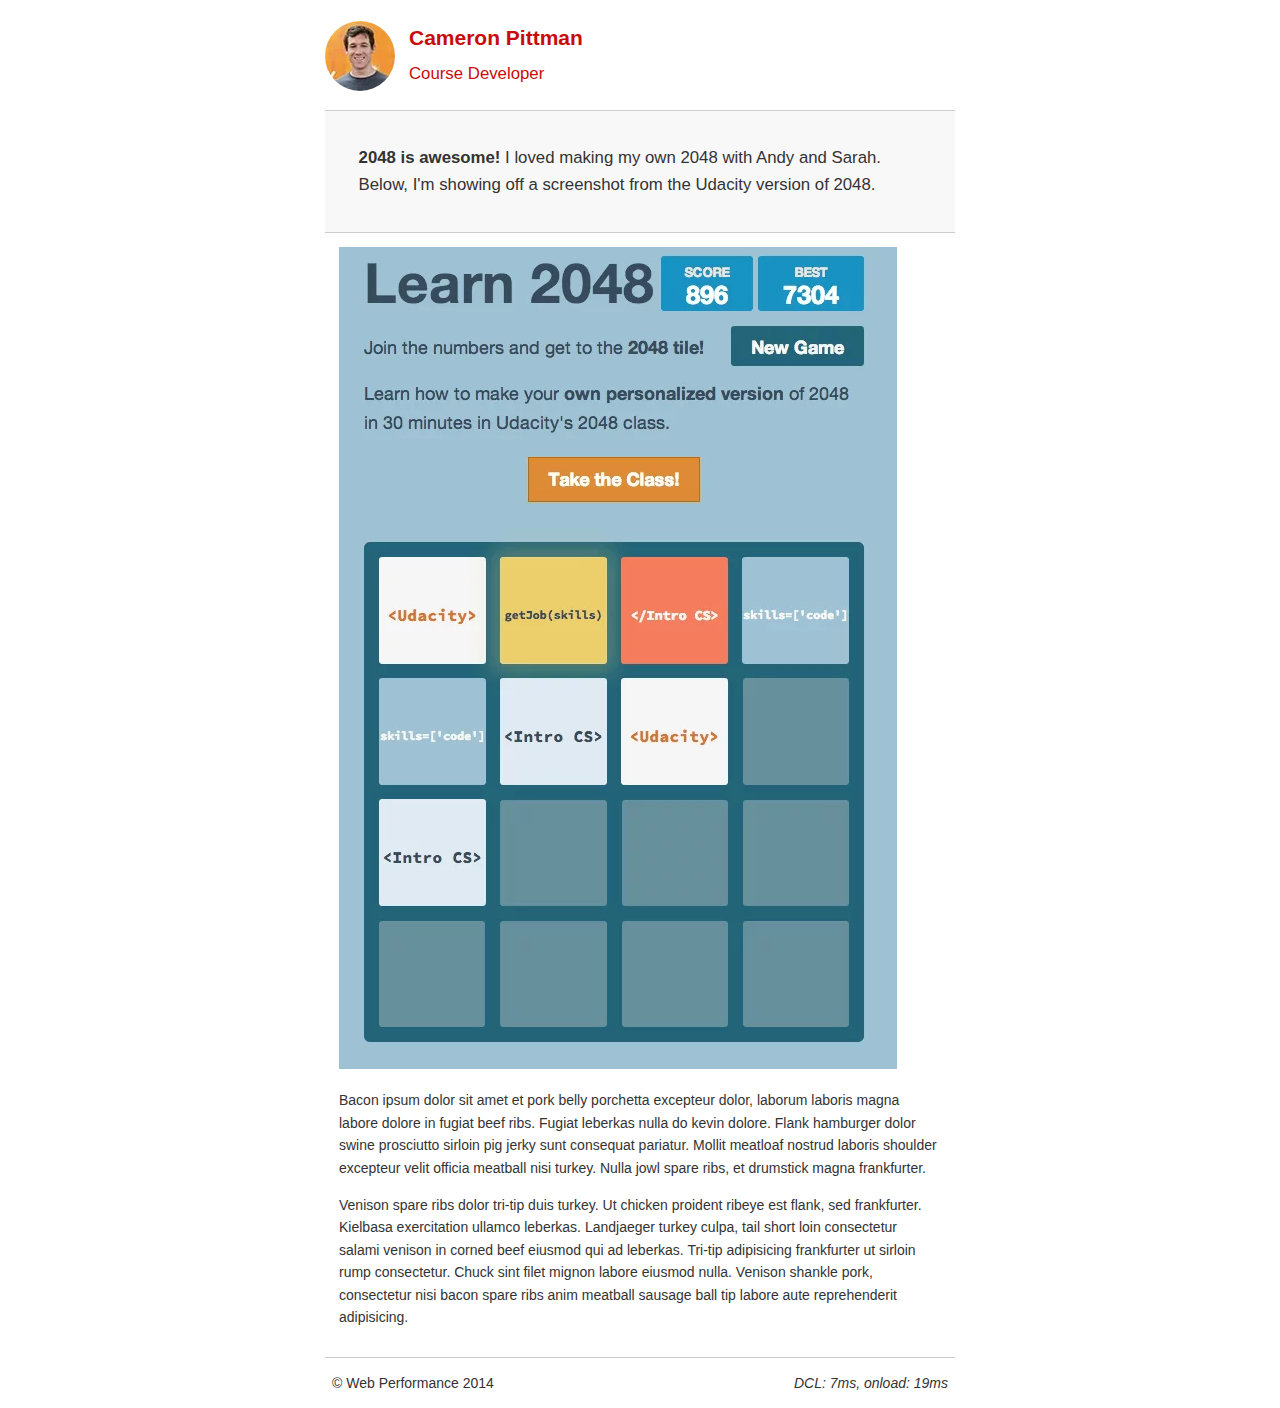
<file: project-2048.html>
<!DOCTYPE html>
<html lang="en">
  <head>
    <meta charset="utf-8">
    <meta name="viewport" content="width=device-width, initial-scale=1">
    <meta name="description" content=" FILL ME IN ">
    <meta name="author" content=" FILL ME IN ">
    <title>Cameron Pittman: Portfolio</title>

    <!-- Hmm, what is the impact of web fonts on speed? Measure it... -->
    <!-- <link href="//fonts.googleapis.com/css?family=Open+Sans:400,700" rel="stylesheet"> -->

    <link href="css/style.css" rel="stylesheet">
	<link href="css/style_media480.css" rel="stylesheet" media="only screen and (max-width: 480px)">
    <link href="css/print.css" rel="stylesheet" media="print">

    <script>
      (function(w,g){w['GoogleAnalyticsObject']=g;
      w[g]=w[g]||function(){(w[g].q=w[g].q||[]).push(arguments)};w[g].l=1*new Date();})(window,'ga');

      // TODO: replace with your Google Analytics profile ID.
      ga('create', 'UA-XXXX-Y');
      ga('send', 'pageview');
    </script>
    <script async src="//www.google-analytics.com/analytics.js"></script>
    <script async src="js/perfmatters.js"></script>
  </head>

  <body>
    <header>
      <a href="/"><img src="img/profilepic-min.webp"></a>
      <p>Cameron Pittman<br><span>Course Developer</span></p>
    </header>

    <div class="container">
      <div class="hero">
        <strong>2048 is awesome!</strong> I loved making my own 2048 with Andy and Sarah. Below, I'm showing off a screenshot from the Udacity version of 2048.
      </div>

      <div class="content">

        <img src="img/2048-min.webp" class="img-responsive">

        <p>Bacon ipsum dolor sit amet et pork belly porchetta excepteur dolor, laborum laboris magna labore dolore in fugiat beef ribs. Fugiat leberkas nulla do kevin dolore. Flank hamburger dolor swine prosciutto sirloin pig jerky sunt consequat pariatur. Mollit meatloaf nostrud laboris shoulder excepteur velit officia meatball nisi turkey. Nulla jowl spare ribs, et drumstick magna frankfurter.</p>

        <p>Venison spare ribs dolor tri-tip duis turkey. Ut chicken proident ribeye est flank, sed frankfurter. Kielbasa exercitation ullamco leberkas. Landjaeger turkey culpa, tail short loin consectetur salami venison in corned beef eiusmod qui ad leberkas. Tri-tip adipisicing frankfurter ut sirloin rump consectetur. Chuck sint filet mignon labore eiusmod nulla. Venison shankle pork, consectetur nisi bacon spare ribs anim meatball sausage ball tip labore aute reprehenderit adipisicing.</p>

    </div>

    <footer>
      <p>&copy; Web Performance 2014 <span id="crp-stats"></span></p>
    </footer>
  </body>
</html>
</file>
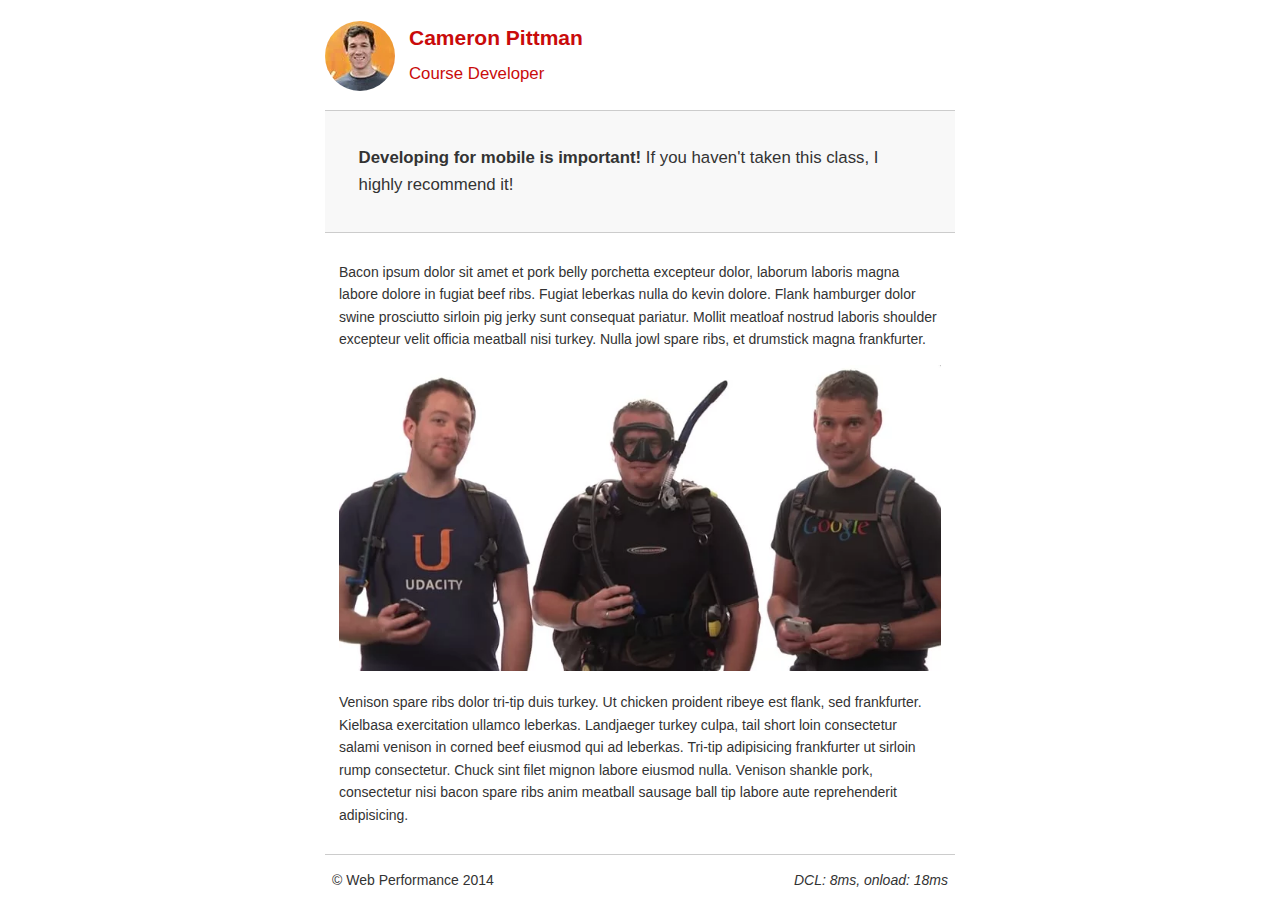
<file: project-mobile.html>
<!DOCTYPE html>
<html lang="en">
  <head>
    <meta charset="utf-8">
    <meta name="viewport" content="width=device-width, initial-scale=1">
    <meta name="description" content=" FILL ME IN ">
    <meta name="author" content=" FILL ME IN ">
    <title>Cameron Pitman: Portfolio</title>

    <!-- Hmm, what is the impact of web fonts on speed? Measure it... -->
    <!-- <link href="//fonts.googleapis.com/css?family=Open+Sans:400,700" rel="stylesheet"> -->

    <link href="css/style.css" rel="stylesheet">
	<link href="css/style_media480.css" rel="stylesheet" media="only screen and (max-width: 480px)">
    <link href="css/print.css" rel="stylesheet" media="print">

    <script>
      (function(w,g){w['GoogleAnalyticsObject']=g;
      w[g]=w[g]||function(){(w[g].q=w[g].q||[]).push(arguments)};w[g].l=1*new Date();})(window,'ga');

      // TODO: replace with your Google Analytics profile ID.
      ga('create', 'UA-XXXX-Y');
      ga('send', 'pageview');
    </script>
    <script src="http://www.google-analytics.com/analytics.js"></script>
    <script async src="js/perfmatters.js"></script>
  </head>

  <body>
    <header>
      <a href="/"><img src="img/profilepic-min.webp"></a>
      <p>Cameron Pittman<br><span>Course Developer</span></p>
    </header>

    <div class="container">
      <div class="hero">
        <strong>Developing for mobile is important!</strong> If you haven't taken this class, I highly recommend it!
      </div>

      <div class="content">
        
        <p>Bacon ipsum dolor sit amet et pork belly porchetta excepteur dolor, laborum laboris magna labore dolore in fugiat beef ribs. Fugiat leberkas nulla do kevin dolore. Flank hamburger dolor swine prosciutto sirloin pig jerky sunt consequat pariatur. Mollit meatloaf nostrud laboris shoulder excepteur velit officia meatball nisi turkey. Nulla jowl spare ribs, et drumstick magna frankfurter.</p>

        <img src="img/mobilewebdev-min.webp">

        <p>Venison spare ribs dolor tri-tip duis turkey. Ut chicken proident ribeye est flank, sed frankfurter. Kielbasa exercitation ullamco leberkas. Landjaeger turkey culpa, tail short loin consectetur salami venison in corned beef eiusmod qui ad leberkas. Tri-tip adipisicing frankfurter ut sirloin rump consectetur. Chuck sint filet mignon labore eiusmod nulla. Venison shankle pork, consectetur nisi bacon spare ribs anim meatball sausage ball tip labore aute reprehenderit adipisicing.</p>

    </div>

    <footer>
      <p>&copy; Web Performance 2014 <span id="crp-stats"></span></p>
    </footer>
  </body>
</html>
</file>
<file: css/style.css>
html {
  font-size: 100%;
  overflow-y: scroll;
  -webkit-tap-highlight-color: rgba(0,0,0,0);
  -ms-text-size-adjust: 100%;
  -webkit-text-size-adjust: none;
}
body { margin: 0; font-size: 14px; line-height: 1.61; font-weight: 400; }
body, button, input, select, textarea { font-family: 'Open Sans', sans-serif; color: #333; }

a { color: #12C; }
a:visited { color: #61C; }
a:focus { outline: thin dotted; }
a:hover, a:active { color: #c00; outline: 0; }

b, strong { font-weight: bold; }
pre, code { font-family: monospace, monospace; font-size: 1em; }
ul, ol { margin: 1em 0; padding: 0 0 0 20px; }
img { border: 0; max-width: 100%; }

body { background: #fff; }
header, footer, .container { max-width: 45em; margin: 0 auto; }

header { padding: 0 0.5em; color: #C90B0B; }
header img { border-radius: 40px; float: left; }
header p { font-size:1.5em; font-weight: bold; padding-left: 4em;}
header p span { font-size: 0.8em; font-weight: normal;}

.hero { padding: 2em; background-color: #f8f8f8; font-size:1.2em;
  border-bottom: 1px solid #ccc;
  border-top: 1px solid #ccc;
}

.content { padding: 1em 1em; }
.content li { list-style-type: none; font-size: 1.1em;}
li img { float:left; padding-right: 1em; }
li p { font-size: 0.9em; font-style: italic; }

footer {
  padding: 0 0.5em;
  border-top: 1px solid #ccc;
}
footer span { float: right; font-style: italic; }
</file>
<file: css/style_media480.css>
/* Smartphones (portrait) */
@media only screen and (max-width: 480px) {
  body { font-size: 12px;}
  header p { padding-left: 4.5em;}
}
</file>
<file: css/print.css>
@media print {
  * { background: transparent !important; color: black !important; text-shadow: none !important; filter:none !important; -ms-filter: none !important; }
  a, a:visited { color: #444 !important; text-decoration: underline; }
  a[href]:after { content: " (" attr(href) ")"; }
  tr, img { page-break-inside: avoid; }
  img { max-width: 100% !important; }
  @page { margin: 0.5cm; }
  p, h2, h3 { orphans: 3; widows: 3; }
  h2, h3{ page-break-after: avoid; }
}
</file>
